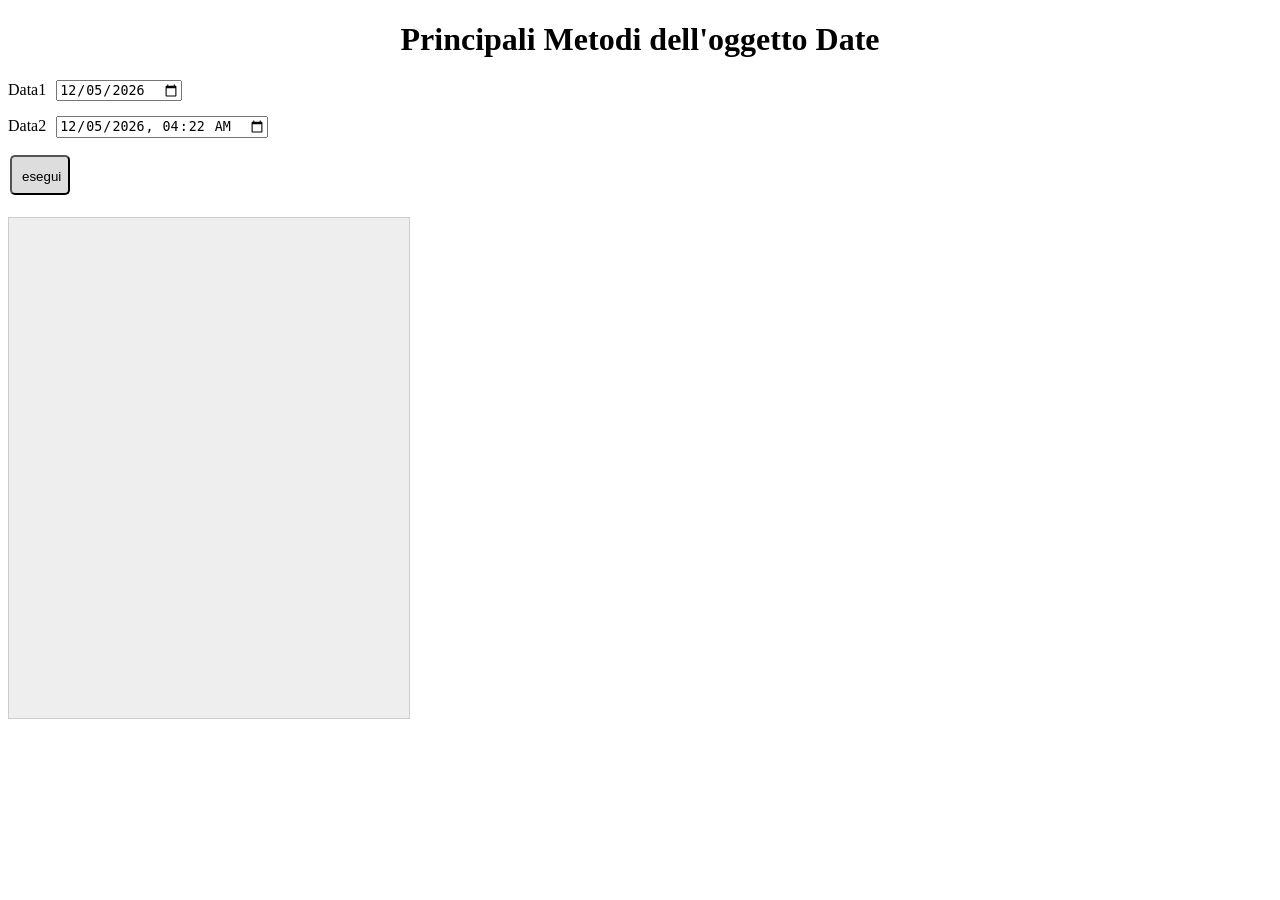
<file: es_HTML_CSS_JS/Ese 01 Oggetto Date/index.html>
<!DOCTYPE html>
<html>
	<head>
		<title>DATE</title>
		<meta charset="UTF-8">
		<link rel="stylesheet" href="index.css"/>
		<script defer type="text/javascript" src="index.js"> </script>
	</head>

	<body>
		<h1> Principali Metodi dell'oggetto Date </h1>
		<span> Data1 </span> <input type="date" id="txtData1"> <br>
		<span> Data2 </span> <input type="datetime-local" id="txtData2"> <br>
		<button> esegui </button>

		<div id="log">	</div>
	</body>
</html>
</file>
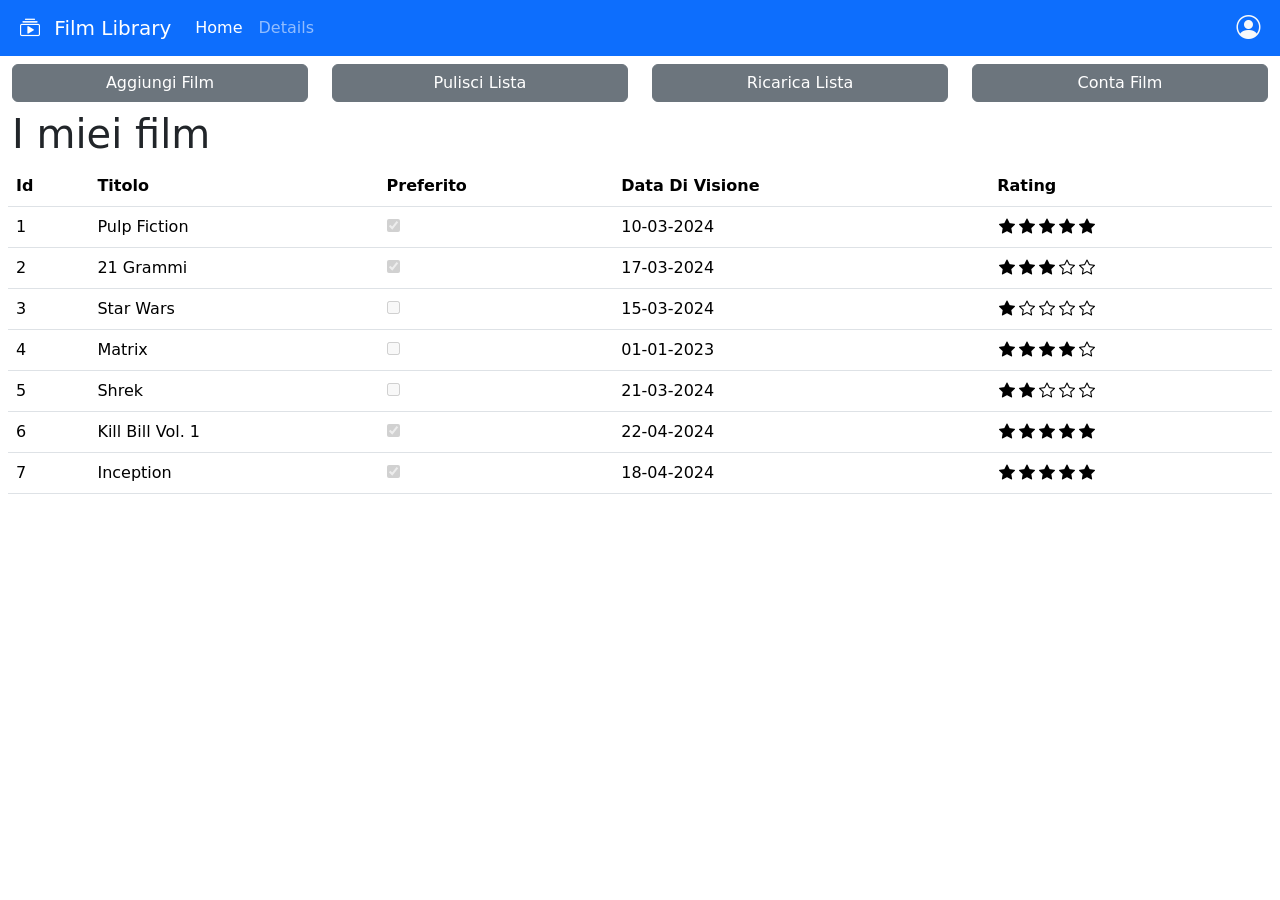
<file: es_HTML_CSS_JS/Ese 02 Film/index.html>
<!DOCTYPE html>
<html>

<head>
    <title>Film Library</title>

    <!-- Bootstrap -->
    <link rel="stylesheet" href="bootstrap5/bootstrap.min.css" >
    <script src="bootstrap5/bootstrap.bundle.min.js"></script>
    <link rel="stylesheet" href="bootstrap5/bootstrap-icons.min.css">

    <!-- Local Files -->
    <link rel="stylesheet" href="index.css">
    <script src="index.js" defer></script>
</head>

<body>
    <!-- Modale conteggio Film -->
    <div class="modal fade" id="modal-count-films" tabindex="-1" >
        <div class="modal-dialog">
            <div class="modal-content">
                <div class="modal-header">
                    <h5 class="modal-title">Numero di film</h5>
					<!-- data-bs-dismiss fa sì che il button chiuda la modale -->
                    <button class="btn-close" data-bs-dismiss="modal"></button>
                </div>
                <div class="modal-body">
                    <p>Ci sono <span id="span-n-films"></span> film nella libreria</p>
                </div>
				<div class="modal-footer">
					<button class="btn btn-danger" data-bs-dismiss="modal">Chiudi</button>
					<button class="btn btn-success">Salva</button>
				</div>
            </div>
        </div>
    </div>
    
    <!-- Barra di navigazione Blu in alto -->
	<header>
		<!-- padding x = 1/2 spacer -->
        <nav class="navbar bg-primary navbar-dark navbar-expand-md  px-2">
            <div class="container-fluid">
			    <!-- icon and title-->
                <a class="navbar-brand" href="#">
					<i class="bi bi-collection-play me-2"></i>
					Film Library
				</a>
				<!-- Burger Button che compare quando si restringe la pagina -->
                <button class="navbar-toggler" data-bs-toggle="collapse"
                    data-bs-target="#navbarContent">
                    <span class="navbar-toggler-icon"></span>
                </button>				
				<!-- buttons -->
                <div class="collapse navbar-collapse" id="navbarContent">
					<!-- me = margin end (right) : impostato al valore auto 
					     mb = margin bottom : margin 0 per i teminali lg e 1/2 spacer in tutti gli altri casi -->
                    <ul class="navbar-nav me-auto mb-2 mb-lg-0">
                        <li class="nav-item">
                            <a class="nav-link active" href="#">Home</a>
                        </li>
                        <li class="nav-item">
                            <a class="nav-link" href="#">Details</a>
                        </li>
                    </ul>
					<!-- 2° contenitore automaticamente allineato a destra -->
                    <div>
						<!-- icona di login -->
                        <i class="bi bi-person-circle iconagrande text-light" id="btn-login"></i>
                    </div>
                </div>
            </div>
        </nav>
    </header>

    <main class="container-fluid">
	    <!-- visualizzato da js in corrispondenza del click sul pulsante di login -->
        <div class="alert alert-danger d-none alert-dismissible my-2 text-center" id="alert-login">
		    <!--  d-none significa display:none -->
            <i class="bi bi-exclamation-triangle"></i> 
			Login fallito. Riprova più tardi.
			<button class="btn-close"></button>
        </div>
        <div class="row">
			<!-- Nei terminali >= md il DIV occupa 3 celle.
			     Nei terminali  < md il DIV occupa l'intera riga 
				 my = margin asse y, cioè TOP e BOTTOM impostati a 1/2 spacer -->
            <div class="col-md-3 my-2">
                <button class="btn btn-secondary w-100" id="btn-add">Aggiungi Film</button>
            </div>
            <div class="col-md-3 my-2">
				<!-- 100% del genitore -->
                <button class="btn btn-secondary w-100" id="btnClear">Pulisci Lista</button>
            </div>
            <div class="col-md-3 my-2">
                <button class="btn btn-secondary w-100" id="btnReload">Ricarica Lista</button>
            </div>
            <div class="col-md-3 my-2">
                <button class="btn btn-secondary w-100" id="btnCount">Conta Film</button>
            </div>
        </div>
        <div class="row">
            <h1>I miei film</h1>
        </div>
		<!-- px = padding asse x cioè LEFT e RIGHT impostati a 1/2 spacer -->
        <div class="row px-2">
            <table class="table" id="film-table">
                <thead>
                    <tr>
                        <th>Id</th>
                        <th>Titolo</th>
                        <th>Preferito</th>
                        <th>Data Di Visione</th>
                        <th>Rating</th>
                    </tr>
                </thead>
                <tbody></tbody>
            </table>
        </div>
    </div>
    </main>
</body>

</html>
</file>
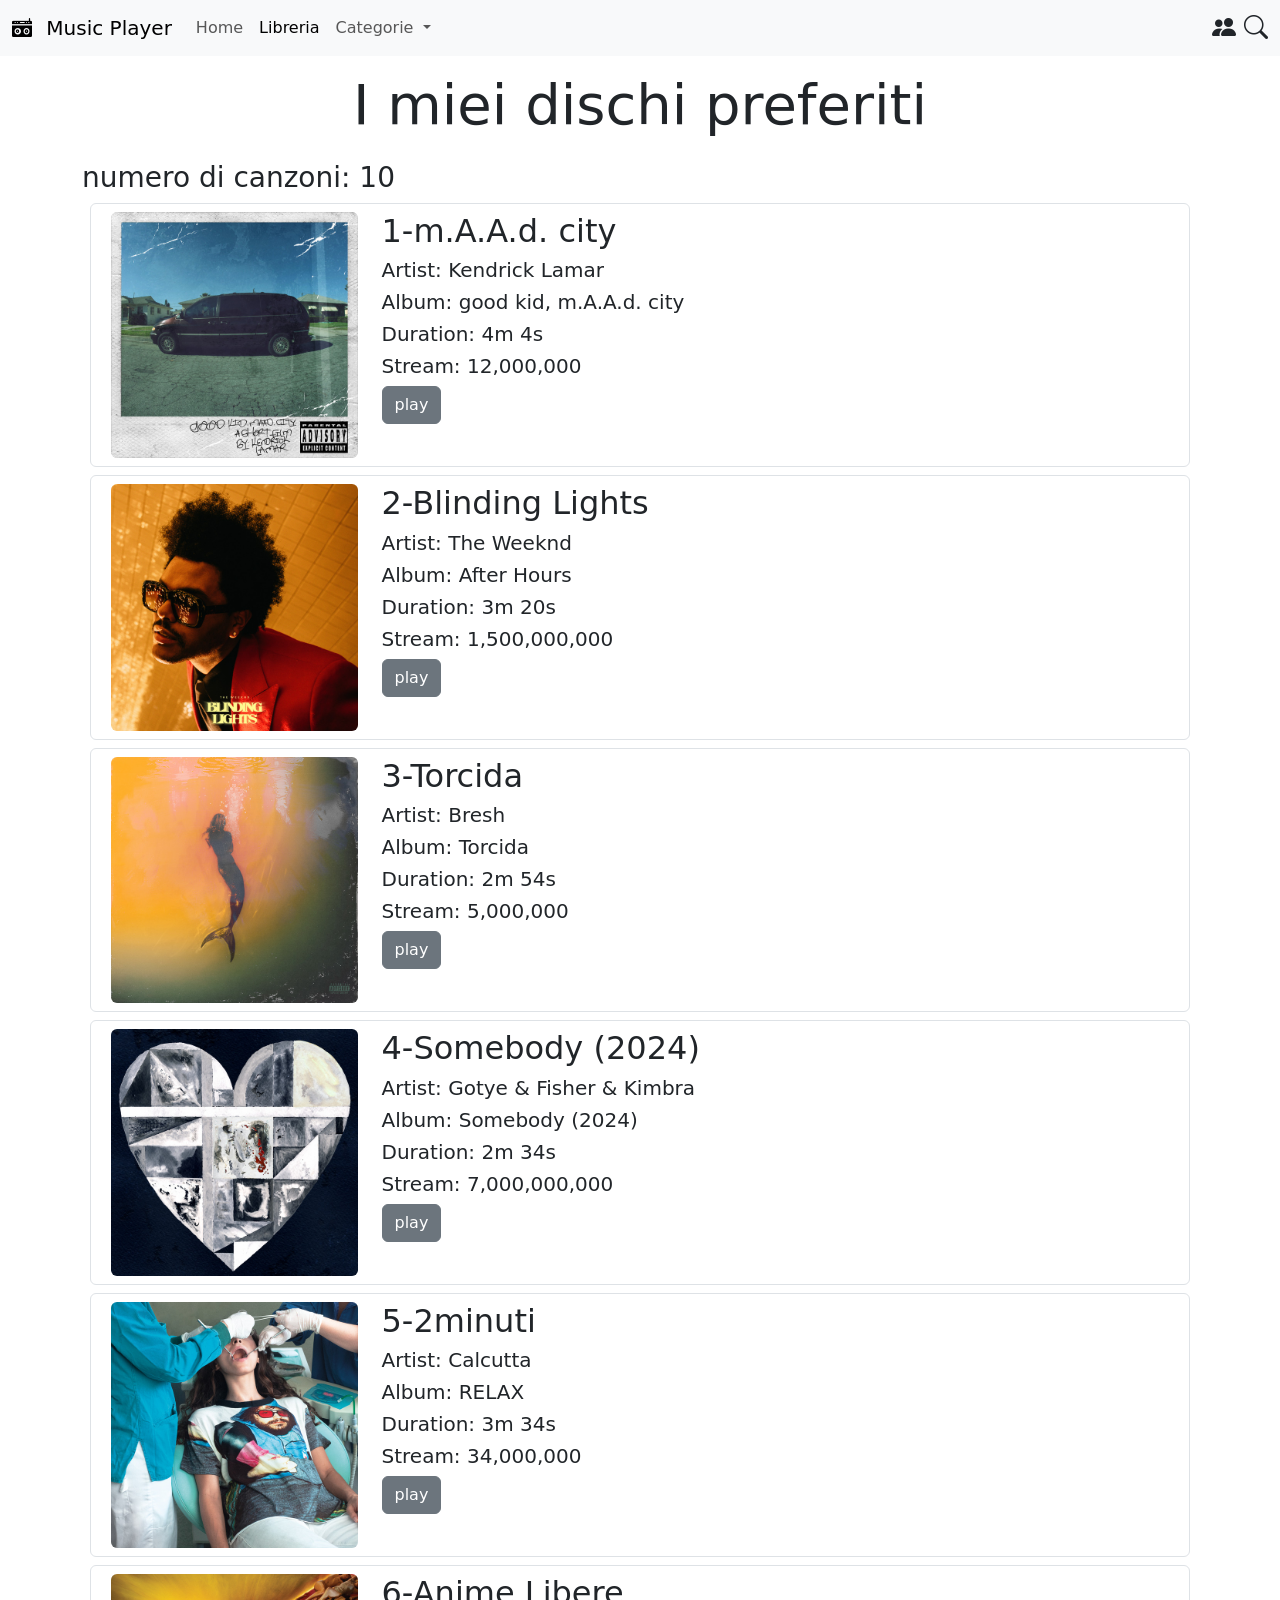
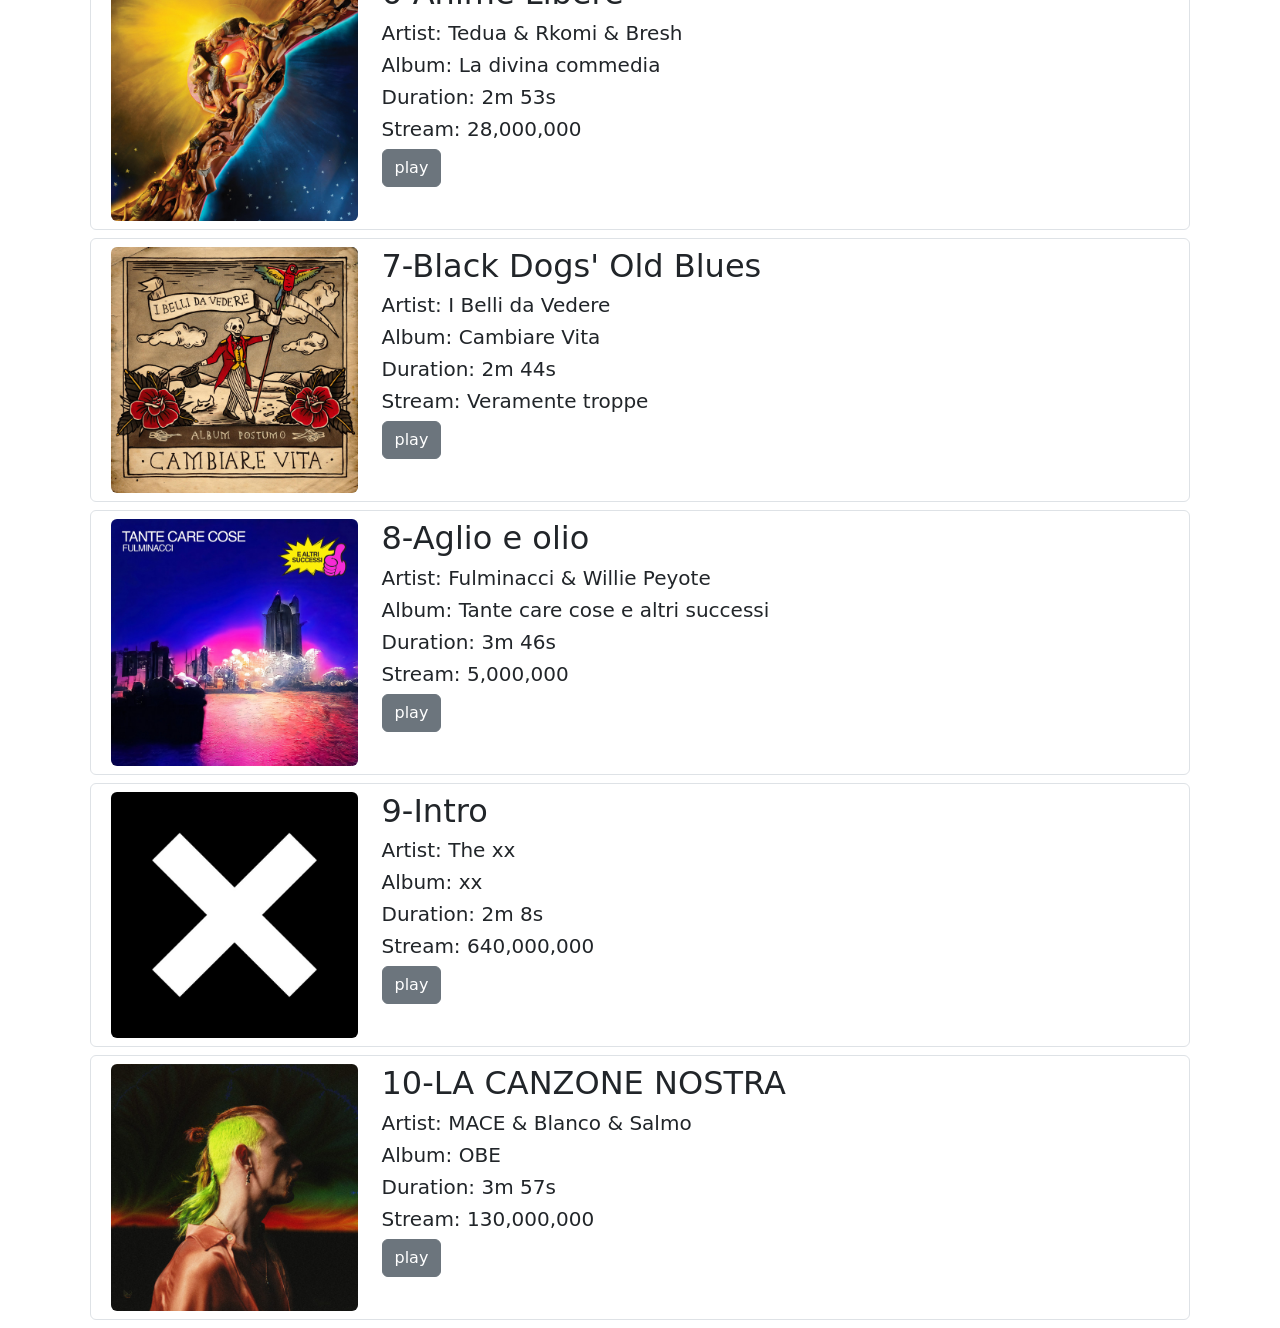
<file: es_HTML_CSS_JS/Ese 03 Music/index.html>
<!DOCTYPE html>
<html>

<head>
    <title>Music Player</title>

    <!-- Bootstrap -->
    <link href="https://cdn.jsdelivr.net/npm/bootstrap@5.3.3/dist/css/bootstrap.min.css" rel="stylesheet"
        integrity="sha384-QWTKZyjpPEjISv5WaRU9OFeRpok6YctnYmDr5pNlyT2bRjXh0JMhjY6hW+ALEwIH" crossorigin="anonymous">
    <script src="https://cdn.jsdelivr.net/npm/bootstrap@5.3.3/dist/js/bootstrap.bundle.min.js"
        integrity="sha384-YvpcrYf0tY3lHB60NNkmXc5s9fDVZLESaAA55NDzOxhy9GkcIdslK1eN7N6jIeHz"
        crossorigin="anonymous"></script>
    <link rel="stylesheet" href="https://cdn.jsdelivr.net/npm/bootstrap-icons@1.11.3/font/bootstrap-icons.min.css">

    <!-- Local Files -->
    <link rel="stylesheet" href="index.css">
    <script src="songs.js"></script>
    <script src="index.js" defer></script>
</head>

<body>
    <!-- Barra di navigazione Blu in alto -->
    <header>
        <nav class="navbar navbar-expand-lg bg-light">
            <div class="container-fluid">
				<!-- icon and title-->
                <a class="navbar-brand" href="#">
                    <i class="bi bi-boombox-fill me-2"></i>
                    Music Player
                </a>
				<!-- Burger Button che compare quando si restringe la pagina -->
                <button class="navbar-toggler" data-bs-toggle="collapse"
                    data-bs-target="#navbarContent">
                    <span class="navbar-toggler-icon"></span>
                </button>
				<!-- buttons -->
                <div class="collapse navbar-collapse" id="navbarContent">
					<!-- me = margin end (right) : impostato al valore auto 
					     mb = margin bottom : margin 0 per i teminali >= lg e 
						 1/2 spacer in tutti gli altri casi -->				
                    <ul class="navbar-nav me-auto mb-2 mb-lg-0">
                        <li class="nav-item">
                            <a class="nav-link" href="#">Home</a>
                        </li>
                        <li class="nav-item">
                            <a class="nav-link active" href="#">Libreria</a>
                        </li>
                        <li class="nav-item dropdown">
                            <a class="nav-link dropdown-toggle" href="#"  data-bs-toggle="dropdown">
                                Categorie
                            </a>
                            <ul class="dropdown-menu">
                                <li><a class="dropdown-item active" href="#">All</a></li>
                                <li><a class="dropdown-item" href="#">Pop</a></li>
                                <li><a class="dropdown-item" href="#">Rap</a></li>
                                <li><a class="dropdown-item" href="#">Rock</a></li>
                            </ul>
                        </li>
                    </ul>
					<!-- 2° contenitore automaticamente allineato a destra -->
                    <div class="d-flex">
						<!-- icona amici -->
                        <i class="bi bi-people-fill me-2" id="i-friends"></i>
						<!-- icona search -->
                        <i class="bi bi-search" id="i-search"></i>
                    </div>
                </div>
            </div>
        </nav>
    </header>

    <div class="modal" id="play-modal" tabindex="-1" >
      <div class="modal-dialog">
        <div class="modal-content">
          <div class="modal-header">
            <h1 class="modal-title" id="exampleModalLabel">Ti piacerebbe!</h1>
            <button class="btn-close" data-bs-dismiss="modal"> </button>
          </div>
          <div class="modal-body">
            Paga qualche servizio di streaming vero se vuoi ascoltare <span id="song-title-modal"></span>.
          </div>
          <div class="modal-footer">
            <button class="btn btn-secondary" data-bs-dismiss="modal">Chiudi</button>
          </div>
        </div>
      </div>
    </div>
    
    <main class="container">
		<!-- DIV nascosto relativo agli amici -->
        <div class="alert alert-warning d-none my-2 text-center" id="alert-friends">
            Mi spiace, purtroppo non hai amici 
			<i class="bi bi-emoji-frown-fill"></i>
        </div>
		<!-- DIV nascosto relativo al search -->
        <input type="search" placeholder="Cerca..." class="w-100 my-2 d-none" id="txt-search"/>

        <h1>I miei dischi preferiti</h1>
		<div id="content"> </div>
    </main>
</body>

</html>
</file>
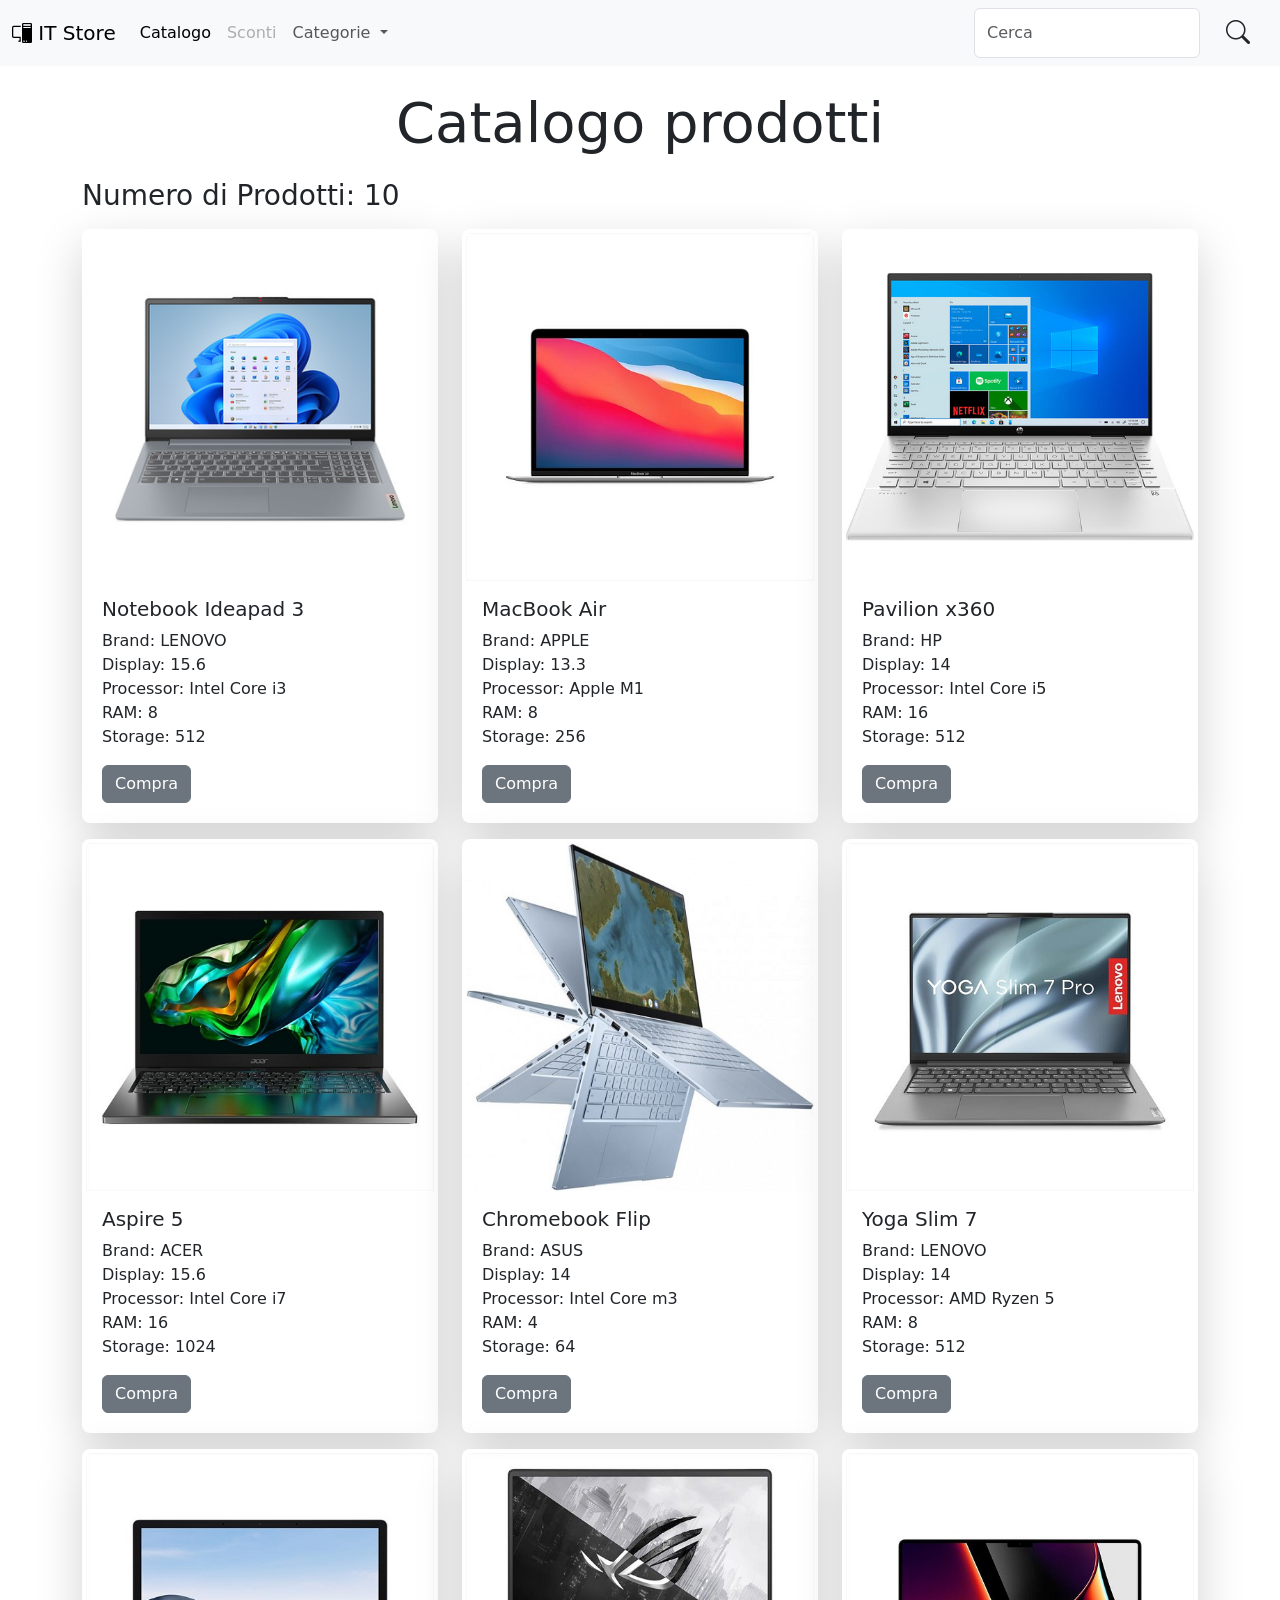
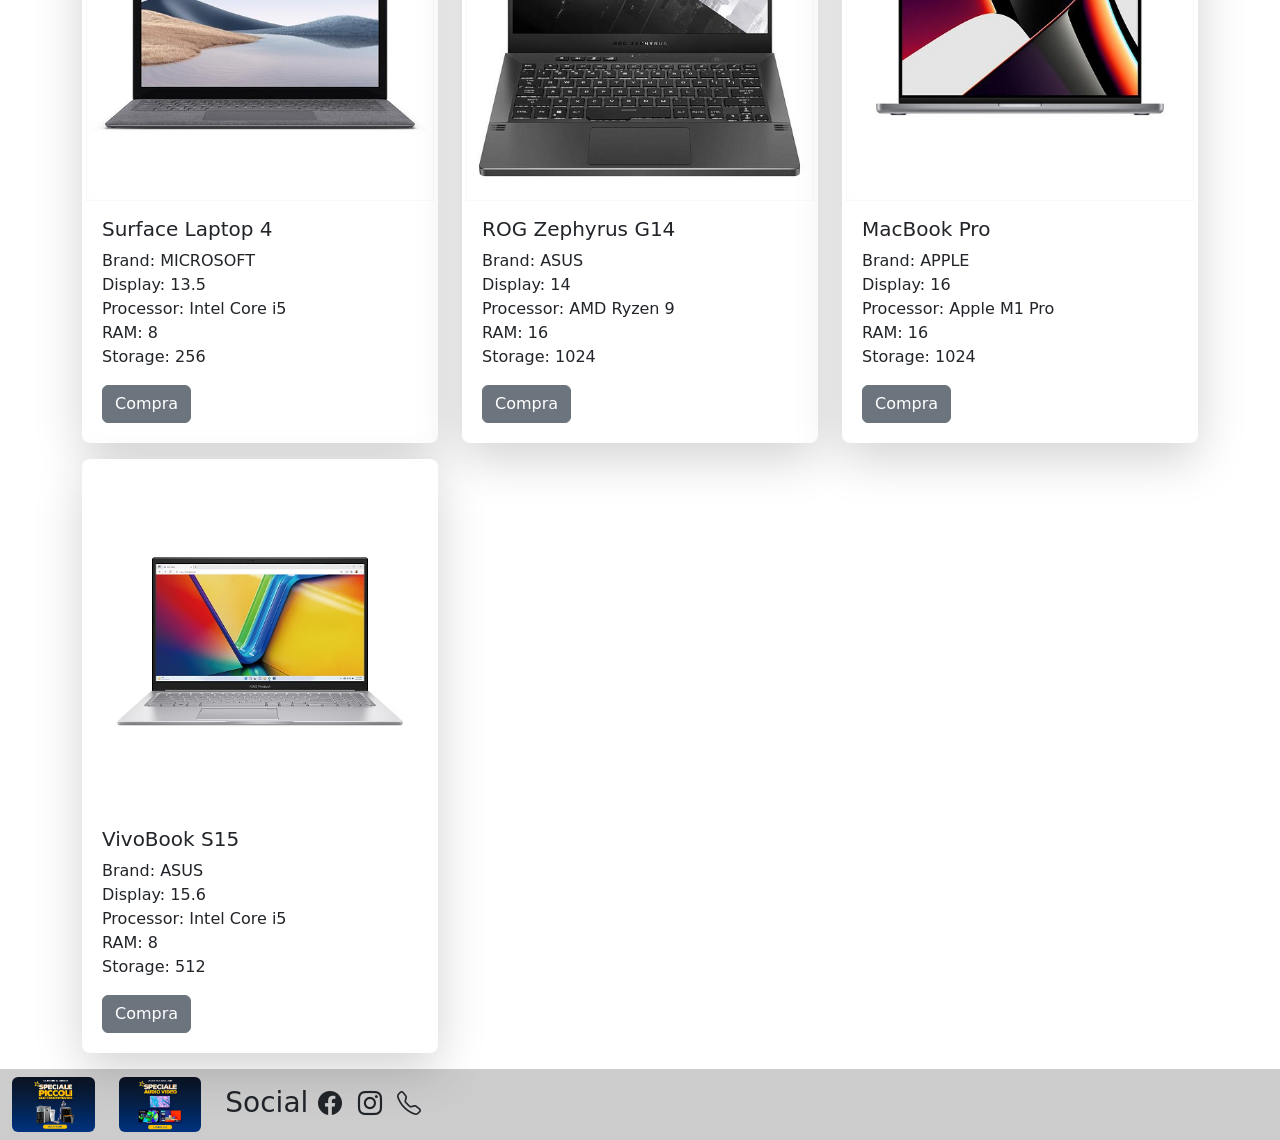
<file: es_HTML_CSS_JS/Ese 04 Store/index.html>
<!DOCTYPE html>
<html>

<head>
    <title>IT Store</title>

    <!-- Bootstrap -->
    <link href="https://cdn.jsdelivr.net/npm/bootstrap@5.3.3/dist/css/bootstrap.min.css" rel="stylesheet"
        integrity="sha384-QWTKZyjpPEjISv5WaRU9OFeRpok6YctnYmDr5pNlyT2bRjXh0JMhjY6hW+ALEwIH" crossorigin="anonymous">
    <script src="https://cdn.jsdelivr.net/npm/bootstrap@5.3.3/dist/js/bootstrap.bundle.min.js"
        integrity="sha384-YvpcrYf0tY3lHB60NNkmXc5s9fDVZLESaAA55NDzOxhy9GkcIdslK1eN7N6jIeHz"
        crossorigin="anonymous"></script>
    <link rel="stylesheet" href="https://cdn.jsdelivr.net/npm/bootstrap-icons@1.11.3/font/bootstrap-icons.min.css">

    <!-- Local Files -->
    <link rel="stylesheet" href="index.css">
    <script src="store.js" defer></script>
    <script src="index.js" defer></script>
</head>

<body>
    <!-- Barra di navigazione Blu in alto -->
    <header>
        <nav class="navbar navbar-expand-lg bg-light">
            <div class="container-fluid">
				<!-- icon and title-->
                <a class="navbar-brand" href="#">
                    <i class="bi bi-pc-display"></i>
                    IT Store
                </a>
				<!-- Burger Button che compare quando si restringe la pagina -->
                <button class="navbar-toggler" data-bs-toggle="collapse"
                    data-bs-target="#navbarContent">
                    <span class="navbar-toggler-icon"></span>
                </button>
				<!-- buttons -->				
                <div class="collapse navbar-collapse" id="navbarContent">
					<!-- me = margin end (right) : impostato al valore auto 
					     mb = margin bottom : margin 0 per i teminali lg e 1/2 spacer in tutti gli altri casi -->				
                    <ul class="navbar-nav me-auto mb-2 mb-lg-0">
                        <li class="nav-item">
                            <a class="nav-link active" aria-current="page" href="#">Catalogo</a>
                        </li>
                        <li class="nav-item">
                            <a class="nav-link disabled" href="#">Sconti</a>
                        </li>
                        <li class="nav-item dropdown">
                            <a class="nav-link dropdown-toggle" href="#"  data-bs-toggle="dropdown">
                                Categorie
                            </a>
                            <ul class="dropdown-menu">
                                <li><a class="dropdown-item active"  href="#">PC</a></li>
                                <li><a class="dropdown-item " href="#">Telefoni</a></li>
                                <li><a class="dropdown-item" href="#">Tv</a></li>
                                <li><a class="dropdown-item" href="#">Audio Player</a></li>
                            </ul>
                        </li>
                    </ul>
					<!-- 2° contenitore automaticamente allineato a destra -->
                    <div class="d-flex" id="form-search">
                        <input type="text" class="form-control me-2" id="txt-search" placeholder="Cerca">
                        <button class="btn" id="btn-search">
							<i class="bi bi-search" id="i-search"></i>
						</button>
                    </div>
                </div>
            </div>
        </nav>
    </header>

    <!-- Modal -->
    <div class="modal" id="buy-modal" tabindex="-1">
        <div class="modal-dialog">
            <div class="modal-content">
                <div class="modal-header">
                    <h2 class="modal-title" id="exampleModalLabel">Errore</h2>
                    <button type="button" class="btn-close" data-bs-dismiss="modal"> </button>
                </div>
                <div class="modal-body">
                    Il prodotto non è disponibile per la vendita.
                </div>
                <div class="modal-footer">
                    <button type="button" class="btn btn-secondary" data-bs-dismiss="modal">Chiudi</button>
                </div>
            </div>
        </div>
    </div>

    <main class="container">
        <div class="alert alert-secondary d-none text-center" id="alert-search">
           <span class="align-middle me-2"> Mi spiace, purtroppo la ricerca non è ancora stata implementata </span>
			<i class="bi bi-emoji-frown-fill fs-2 align-middle"></i>
        </div>
		
        <h1>Catalogo prodotti</h1>
		<div id="content"> </div>
    </main>

    <footer class="container-fluid sfondo">
        <div class="row">
            <div class="col-sm-2 col-lg-1">
                <img src="img/footer/img1.jpg" class="w-100 rounded" />
            </div>
            <div class="col-sm-2 col-lg-1">
                <img src="img/footer/img2.jpg" class="w-100 rounded" />
            </div>
            <div class="col align-self-center">
                <h3>Social</h3>
                <i class="bi bi-facebook"></i>
                <i class="bi bi-instagram"></i>
                <i class="bi bi-telephone"></i>
            </div>
        </div>
    </footer>
</body>

</html>
</file>
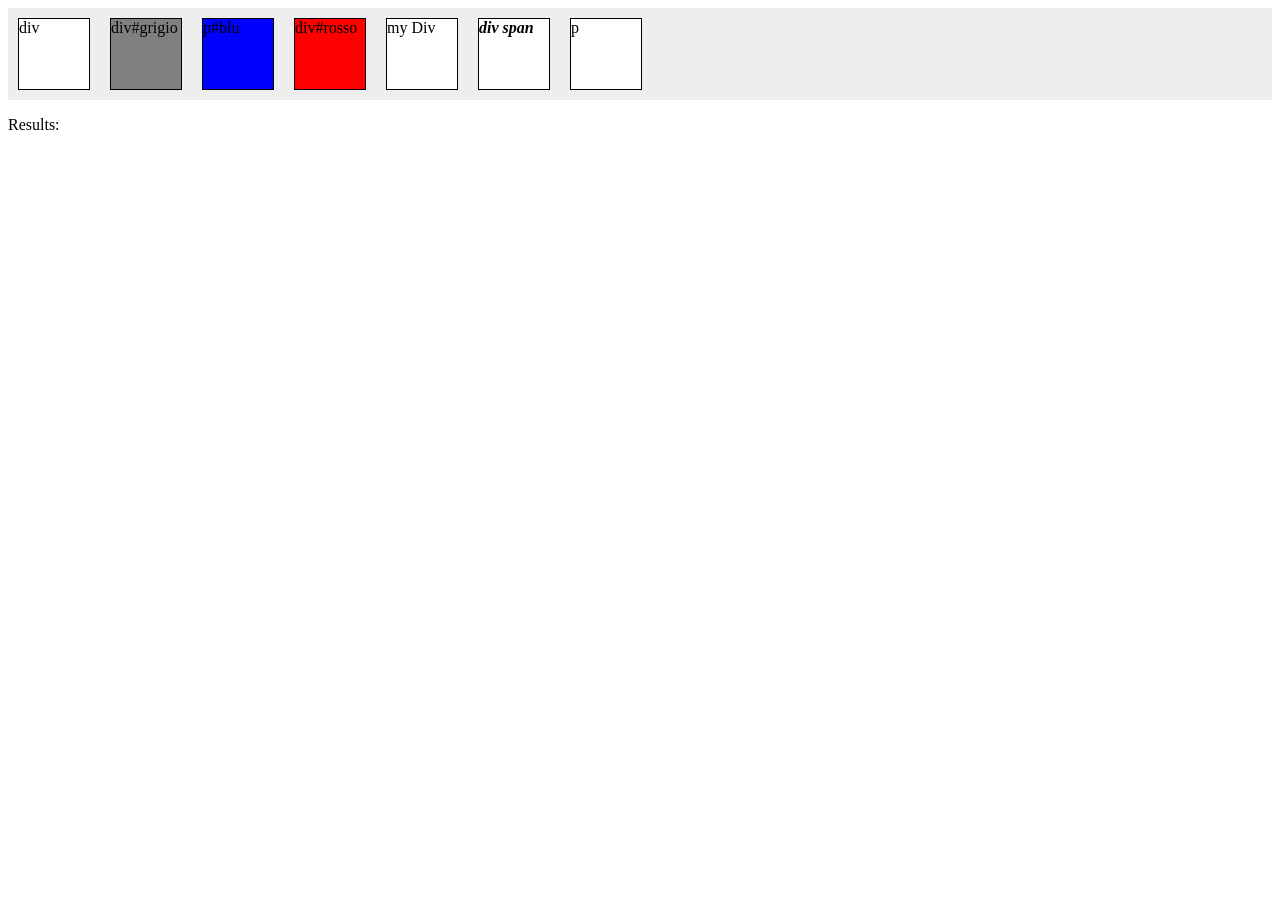
<file: es_HTML_CSS_JS/Ese 05 pseudoselettori CSS/index.html>
<!DOCTYPE html>
  
<html>
<head lang="it">
    <meta charset="UTF-8">
    <title>Esercizio 11</title>
	<link rel="stylesheet" href="index.css"/>
    <script type="application/javascript" src="index.js"></script>
</head>

<body>
	<div id="wrapper">
	  <!-- 1 -->
		<div>div</div>		 
	  <!-- 2 -->
		<div id="grigio" style="background-color:gray">div#grigio</div>
	  <!-- 3 -->
		<p id="blu" style="background-color:blue">p#blu</p>
	  <!-- 4 -->
		<div id="rosso" style="background-color:red">div#rosso</div>	 
	  <!-- 5 -->
		<div> my Div </div>	 
	  <!-- 6 -->
		<div> <span style="font-style:italic;font-weight:bold"> div span </span> </div>	 
	  <!-- 7 -->
		<p>p</p>
	</div>	

	<p> Results: </p>
	<p id="txtRis"> </p> 
</body>
</html>
</file>
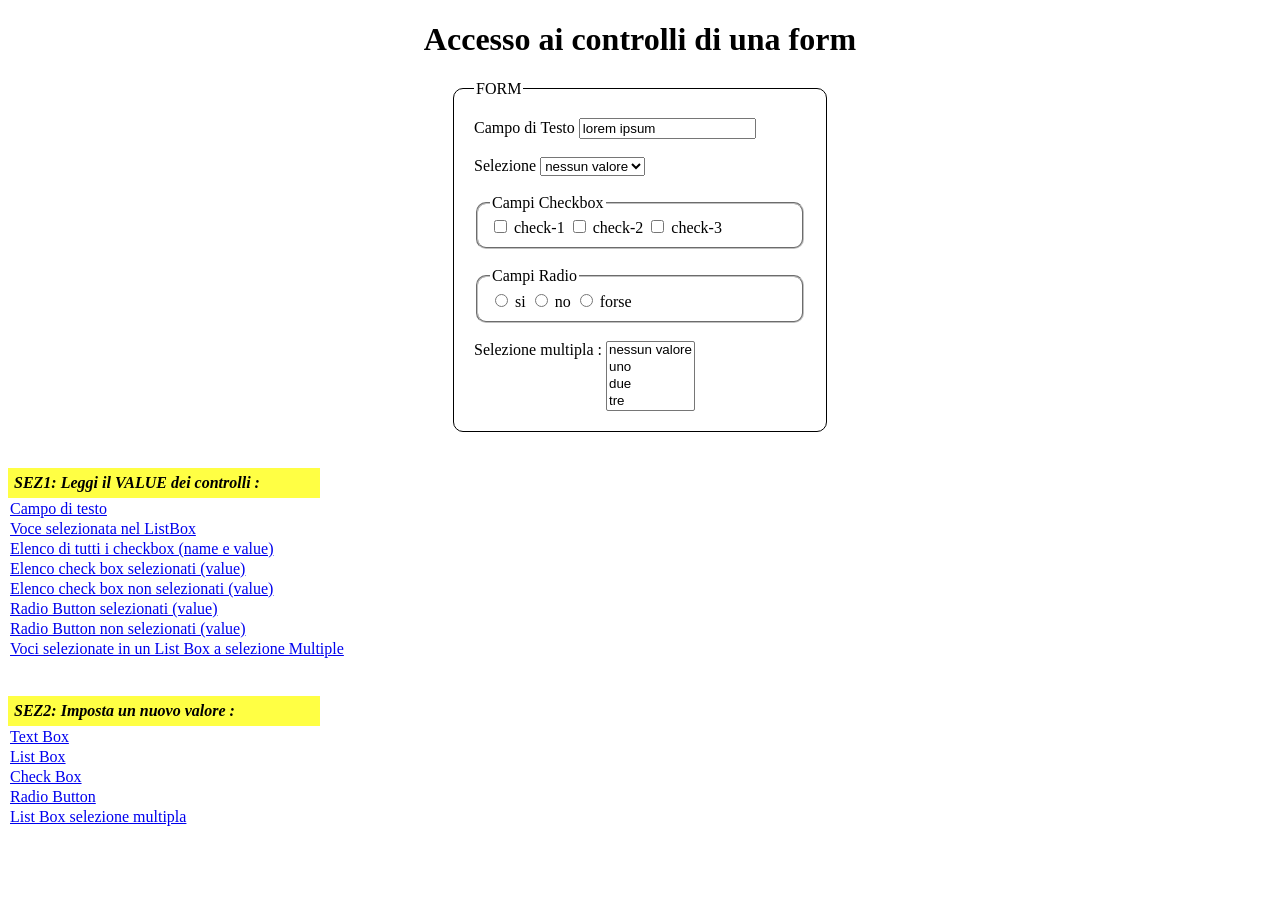
<file: es_HTML_CSS_JS/Ese 07 Form e Controlli/index.html>
<!DOCTYPE html>
  
<html>
<head lang="it">
    <meta charset="UTF-8">
	<title>Ese07</title>
	<link rel="stylesheet" href="index.css" />
    <script defer src="index.js"></script>
</head>

<body>
<h1>Accesso ai controlli di una form </h1>
<fieldset>
  <legend> FORM </legend>
  <form id="form1">
	<!-- Text Box -->
	<label>
		Campo di Testo <input type="text" value="lorem ipsum" /> 
	</label>
	<br/> <br/>
	
	<!-- List Box -->
	<label>
		Selezione
		<select>
		    <!-- Notare che la prima option non ha value -->
			<option selected>nessun valore</option>
			<option value="1">uno</option>
			<option value="2">due</option>
			<option value="3">tre</option>
		</select>
	</label>
	<br/> <br/>

	<!-- Check Box -->
	<fieldset style="width:300px">
		<legend>Campi Checkbox</legend>
		<label> 
			<input type="checkbox" name="chk" value="opzione 1" data-indez="1"/> 
			check-1 
		</label>
		<label> 
			<input type="checkbox" name="chk" value="opzione 2" data-indez="2"/> 
			check-2 
		</label>
		<label> 
			<input type="checkbox" name="chk" value="opzione 3" data-indez="3"/> 
			check-3 
		</label>
	</fieldset>
	<br/>

	<!-- Radio Button -->
	<fieldset style="width:300px">
		<legend>Campi Radio</legend>
		<label> <input type="radio" name="opt" value="si" data-indez="1"/> si </label>
		<label> <input type="radio" name="opt" value="no" data-indez="2"/> no </label>
		<label> <input type="radio" name="opt" value="forse" data-indez="3"/> forse </label>
	</fieldset>
	<br/> 

	<!-- List Box a selezione multipla-->
	Selezione multipla :
	<select multiple >
		<option>nessun valore</option>
		<option value="1">uno</option>
		<option value="2">due</option>
		<option value="3">tre</option>
	</select>
  </form>
</fieldset>


<br/> <br/>

<div> SEZ1: Leggi il VALUE dei controlli :</div>
<p><a href="javascript:visualizza(1);"> Campo di testo</a></p>
<p><a href="javascript:visualizza(2);"> Voce selezionata nel ListBox</a></p>
<p><a href="javascript:visualizza(3);"> Elenco di tutti i checkbox (name e value)</a></p>
<p><a href="javascript:visualizza(4);"> Elenco check box selezionati (value)</a></p>
<p><a href="javascript:visualizza(5);"> Elenco check box non selezionati (value)</a></p>
<p><a href="javascript:visualizza(6);"> Radio Button selezionati (value)</a>  </p>
<p><a href="javascript:visualizza(7);"> Radio Button non selezionati (value)</a></p>
<p><a href="javascript:visualizza(8);"> Voci selezionate in un List Box a selezione Multiple</a> </p>
<br/> <br/>

<div> SEZ2: Imposta un nuovo valore :</div>
<p><a href="javascript:imposta(1);">Text Box</a></p>
<p><a href="javascript:imposta(2);">List Box</a></p>
<p><a href="javascript:imposta(3);">Check Box</a></p>
<p><a href="javascript:imposta(4);">Radio Button</a></p>
<p><a href="javascript:imposta(5);">List Box selezione multipla</a></p>

</body>
</html>
</file>
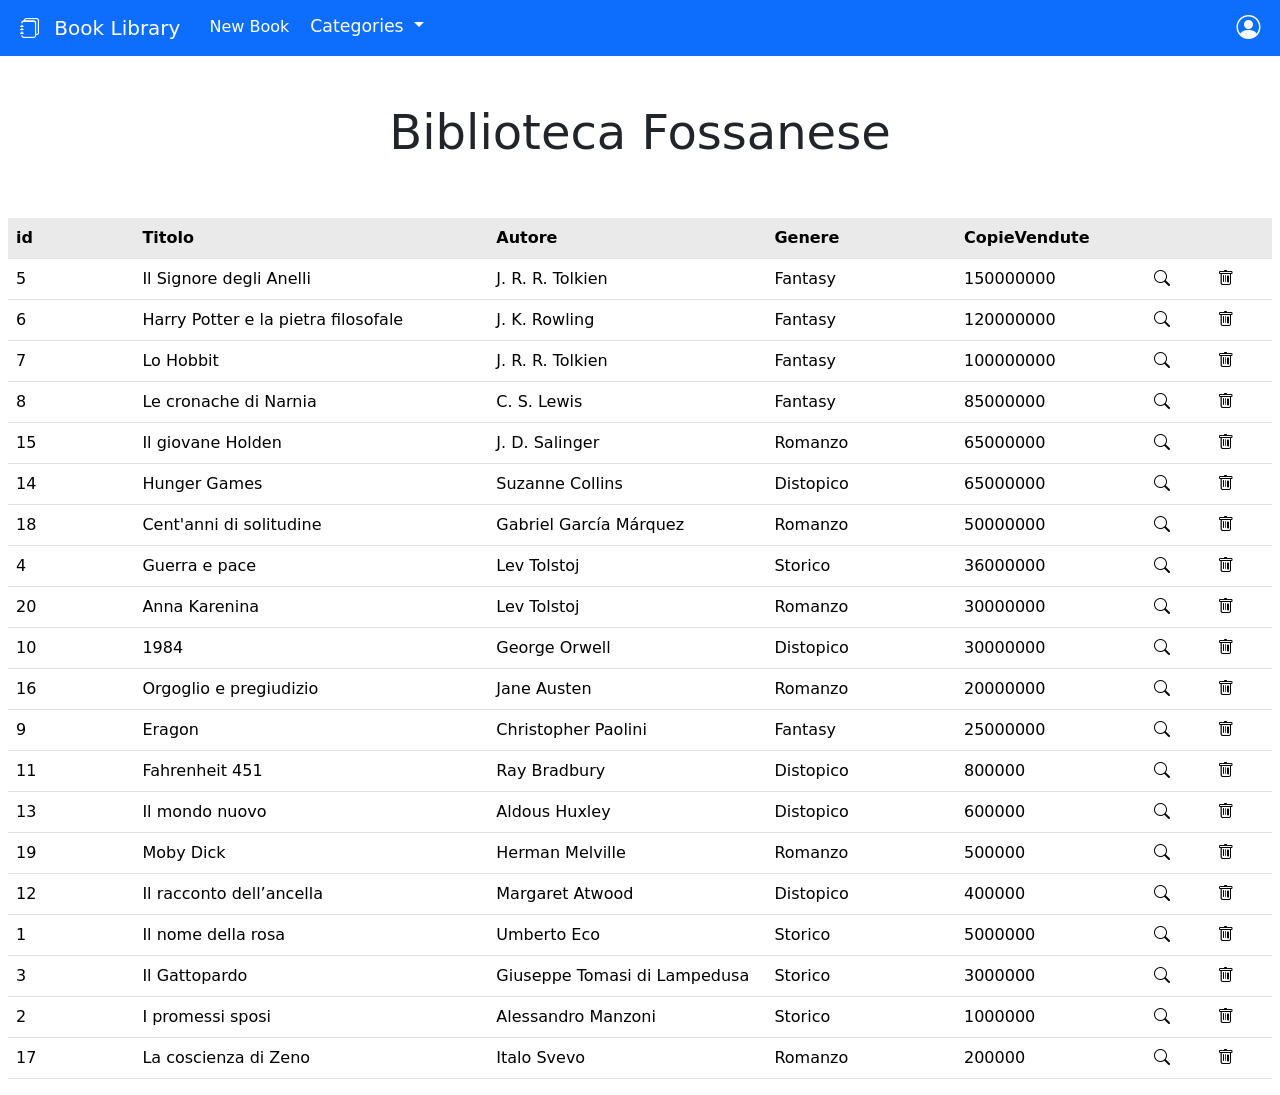
<file: es_HTML_CSS_JS/Ese 08 Verifica Biblioteca/index.html>
<!DOCTYPE html>
<html>

<head>
    <title>Book Library</title>

    <!-- Bootstrap -->
    <link rel="stylesheet" href="./bootstrap5/bootstrap.min.css" >
    <link rel="stylesheet" href="./bootstrap5/bootstrap-icons.min.css">
    <script defer src="./bootstrap5/bootstrap.bundle.min.js"></script>

    <!-- Local Files -->
    <link rel="stylesheet" href="./index.css">
    <script src="./biblioteca.js"></script>
    <script defer src="./index.js"></script>
</head>

<body>
    <!-- Modale Dettagli -->
    <div class="modal fade" id="modal-details" tabindex="-1" >
        <div class="modal-dialog">
            <div class="modal-content">
                <div class="modal-header">
                    <h5 class="modal-title">Dettagli</h5>
					<!-- data-bs-dismiss fa sì che il button chiuda la modale -->
                    <button class="btn-close" data-bs-dismiss="modal"></button>
                </div>
                <div class="modal-body">
                    <div class="card shadow p-3">

					</div>
                </div>
				<div class="modal-footer">
					<button type="button" class="btn btn-danger" data-bs-dismiss="modal">Chiudi</button>
				</div>
            </div>
        </div>
    </div>

    <!-- Modale Nuovo Film -->
    <div class="modal fade" id="modal-add-newbook" tabindex="-1" >
        <div class="modal-dialog">
            <div class="modal-content">
                <div class="modal-header">
                    <h5 class="modal-title">Add New Book</h5>
					<!-- data-bs-dismiss fa sì che il button chiuda la modale -->
                    <button class="btn-close" data-bs-dismiss="modal"></button>
                </div>
                <div class="modal-body">
                    <div class="card shadow p-3">
						<div> <!-- contenitore dei dettagli -->   
							<div class="row mb-2">
							  <div class="col-4 fw-bold text-end">Id</div>
							  <div class="col-8"><input type="text" class="form-control"></div>
							</div>

							<div class="row mb-2">
							  <div class="col-4 fw-bold text-end">Titolo</div>
							  <div class="col-8"><input type="text" class="form-control"></div>
							</div>

							<div class="row mb-2">
							  <div class="col-4 fw-bold text-end">Autore</div>
							  <div class="col-8"><input type="text" class="form-control"></div>
							</div>

							<div class="row mb-2">
							  <div class="col-4 fw-bold text-end">Anno</div>
							  <div class="col-8"><input type="text" class="form-control"></div>
							</div>

							<div class="row mb-2">
							  <div class="col-4 fw-bold text-end">Genere</div>
							  <div class="col-8"><input type="text" class="form-control"></div>
							</div>

							<div class="row mb-2">
							  <div class="col-4 fw-bold text-end">Pagine</div>
							  <div class="col-8"><input type="text" class="form-control"></div>
							</div>

							<div class="row mb-2">
							  <div class="col-4 fw-bold text-end">Copie Vendute</div>
							  <div class="col-8"><input type="text" class="form-control"></div>
							</div>

							<div class="row mb-2">
							  <div class="col-4 fw-bold text-end">Copertina</div>
							  <div class="col-8"><input type="text" class="form-control"></div>
							</div>
						</div>
					</div>                    
                </div>
				<div class="modal-footer">
					<button type="button" class="btn btn-danger" data-bs-dismiss="modal">Chiudi</button>
					<button type="button" class="btn btn-success">Salva</button>
				</div>
            </div>
        </div>
    </div>

    
    <!-- Barra di navigazione -->
	<header>
        <nav class="navbar bg-primary navbar-dark navbar-expand-md  px-2 fixed-top">
            <div class="container-fluid">
                <a class="navbar-brand" href="#">
					<i class="bi bi-journals  me-2"></i>
					Book Library
				</a>
				<!-- Burger Button che compare quando si restringe la pagina -->
                <button class="navbar-toggler" data-bs-toggle="collapse"
                    data-bs-target="#navbarContent">
                    <span class="navbar-toggler-icon"></span>
                </button>				
				<!-- buttons -->
                <div class="collapse navbar-collapse" id="navbarContent">
                    <ul class="navbar-nav me-auto mb-2 mb-lg-0">
                        <li class="nav-item">
                             <button class="btn btn-primary" style="font-size:12pt;">New Book</button>
                        </li>
                        <li class="nav-item dropdown">
                            <button class="btn btn-primary nav-link dropdown-toggle text-white" style="font-size:13pt; padding-top:5.1px;" href="#"  data-bs-toggle="dropdown">
                                Categories
                            </button>
                            <ul class="dropdown-menu">
                                <li><a class="dropdown-item active" href="#">All</a></li>
                                <li><a class="dropdown-item" href="#">Fantasy</a></li>
                                <li><a class="dropdown-item" href="#">Romanzo</a></li>
                                <li><a class="dropdown-item" href="#">Distopico</a></li>
                                <li><a class="dropdown-item" href="#">Storico</a></li>
                            </ul>
                        </li>
                    </ul>

					<!-- 2° contenitore automaticamente allineato a destra -->
                    <div>
						<!-- icona di login -->
                        <i class="bi bi-person-circle fs-4 text-light" id="btnLogin"></i>
                    </div>
                </div>
            </div>
        </nav>
    </header>

    <main class="container-fluid" style="padding-top:56px;">
	    <!-- LOGIN alert -->
        <div class="alert alert-danger d-none alert-dismissible my-2 text-center" id="alert-login">
            <i class="bi bi-exclamation-triangle"></i> 
			Login fallito. Riprova più tardi.
			<button type="button" class="btn-close"></button>
        </div>
		
        <div class="row">
            <h1 class="text-center py-5" style="font-size:3rem;">Biblioteca Fossanese</h1>
        </div>
		
        <!-- Tabella principale-->
		<div class="row px-2">
            <table class="table" id="film-table">
                <thead>
                    <tr>
                        <th width="10%">id</th>
                        <th width="28%">Titolo</th>
                        <th width="22%">Autore</th>
                        <th width="15%">Genere</th>
                        <th width="15%">CopieVendute</th>
						<th width="5%"> <!-- lente --> </th>
						<th width="5%"> <!-- cestino --> </th>
                    </tr>
                </thead>
                <tbody></tbody>
            </table>
        </div>
    </div>
    </main>
</body>

</html>
</file>
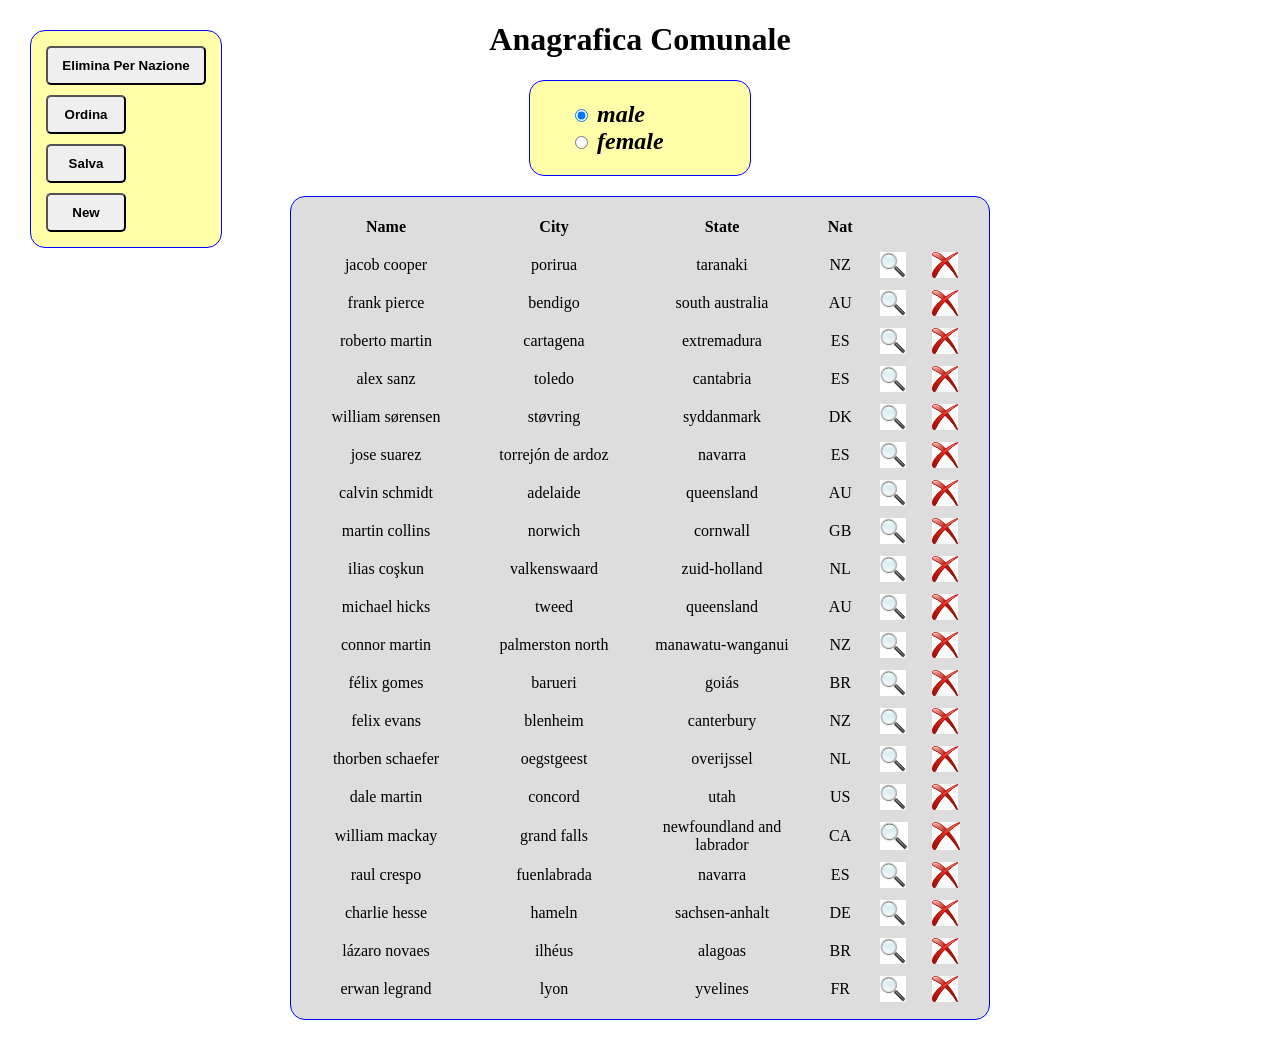
<file: JSON/ese 12 randomuser/index.html>
<!DOCTYPE html>
<html lang="it">
<head>
    <meta charset="UTF-8">
    <title>randomUser</title>
	<link rel="stylesheet" href="index.css">
    <script type="application/javascript" src="./data/people.js"></script>
    <script defer type="application/javascript" src="./index.js"></script>	
</head>

<body>
    <h1 style="text-align: center;">Anagrafica Comunale</h1>
	
	<div id="optWrapper">
		<input type="radio" name="gender" id="optMale" value="male" checked >  male  <br>
		<input type="radio" name="gender" id="optFemale" value="female"> female <br>
	</div>
	
	<table class="list">	
		<thead>
			<tr>
				<th width="25%"> Name </th>
				<th width="25%"> City </th>
				<th width="25%"> State </th>
				<th width="10%"> Nat </th>
				<th width="7.5%">  </th>
				<th width="7.5%">  </th>
			</tr>
		</thead>
		<tbody>
		</tbody>
	</table>
	
		
	<div id="detailsContainer">
		<div id="details">
		</div>
		<div id="navButtons">
			<input type="button" value="Primo">
			<input type="button" value="Indietro">
			<p id="navLabel"> 1/4 </p>
			<input type="button" value="Avanti">
			<input type="button" value="Ultimo">
		</div>
	</div>


	<!-- Finestra Modale che all'inizio è automaticamente nascosta -->
	<dialog id="addNewModal">
		<h2>Aggiungi una persona</h2>
		<div class="form-row">
		  <div class="form-group">
			<label for="txtFirst">Nome</label>
			<input type="text" id="txtFirst" placeholder="Es. Mario">
		  </div>
		  <div class="form-group">
			<label for="txtLast">Cognome</label>
			<input type="text" id="txtLast" placeholder="Es. Rossi">
		  </div>
		</div>

		<!-- Riga 2: Città e Stato -->
		<div class="form-row">
		  <div class="form-group">
			<label for="txtCity">Città</label>
			<input type="text" id="txtCity" placeholder="Es. Roma">
		  </div>
		  <div class="form-group">
			<label for="txtState">Provincia / Stato</label>
			<input type="text" id="txtState" placeholder="Es. RM">
		  </div>
		</div>

		<!-- Riga 3: Nazionalità (singola colonna espansa o mantenuta in riga) e gender -->
		<div class="form-row">
		  <div class="form-group">
			<label for="txtNat">Nazionalità</label>
			<input type="text" id="txtNat" placeholder="Es. Italiana">
		  </div>
		  <div class="form-group">
			<label for="txtGender">Genere</label>
			<input type="text" id="txtGender" placeholder="male/feamle">
		  </div>
		</div>

		<!-- Contatti -->
		<div class="form-group">
		  <label for="txtEmail">Email</label>
		  <input type="email" id="txtEmail" placeholder="mario.rossi@example.com">
		</div>

		<div class="form-group">
		  <label for="txtPhone">Telefono</label>
		  <input type="tel" id="txtPhone" placeholder="Es. +39 333 1234567">
		</div>

		<!-- Pulsanti di azione -->
		<div class="modal-actions">
		  <button type="button" id="btnAnnulla" class="btn-secondary" commandfor="addNewModal" command="close">Annulla</button>
		  <button type="button" id="btnSalva" class="btn-primary">Salva</button>
		</div>
	</dialog>
		
	<div id="utilityButtons">
		<input type="button" value="Elimina Per Nazione">
		<input type="button" value="Ordina">
		<input type="button" value="Salva">
		<input type="button" value="New">
	<div>
		
</body>
</html>
</file>
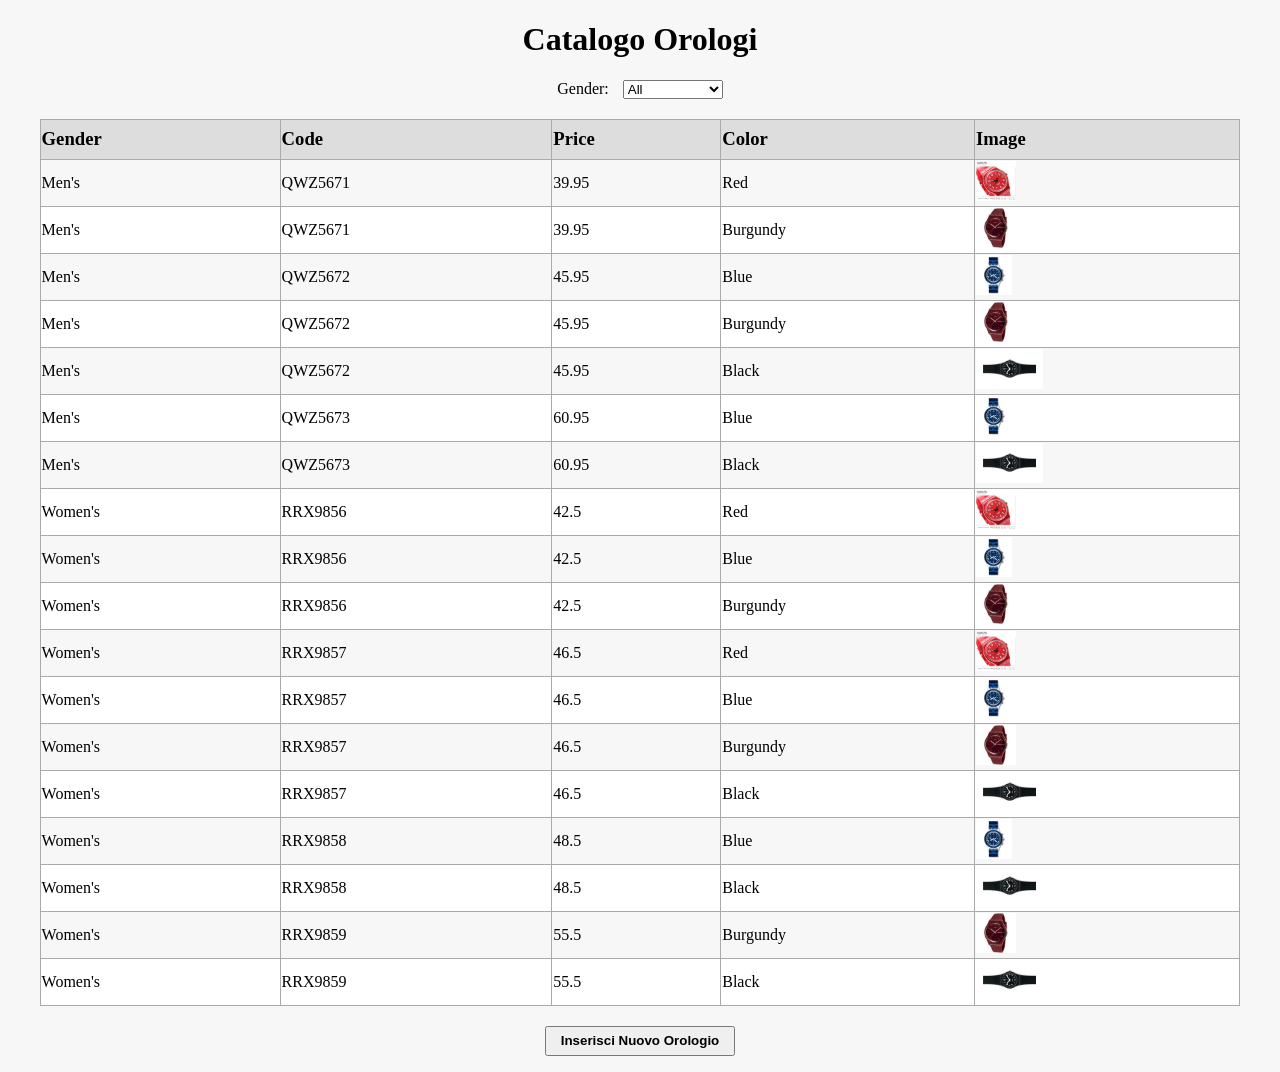
<file: JSON/ese 13 watches/index.html>
<!DOCTYPE html>
<html lang="it">
<head>
    <meta charset="UTF-8">
    <title>Orologi</title>
	
    <!-- Local Files -->
    <link rel="stylesheet" href="index.css">	
	<script type="application/javascript" src="./data/orologi.js"></script>
    <script defer type="application/javascript" src="./index.js"></script>
</head>

<body>
    <h1 style="text-align: center;">Catalogo Orologi</h1>
	
	<div class="gender">
		<span>Gender:</span>
		<select> 
			<option value="All">All</option>
			<option value="Men's">Men</option>
			<option value="Women's">Women</option>
		</select>
	</div>
	<table> 
		<thead>
			<tr>
				<td>Gender</td>
				<td>Code</td>
				<td>Price</td>
				<td>Color</td>
				<td>Image</td>
			</tr>
		</thead>
		<tbody> 
		</tbody>
	</table>
	
    <button class="inserisci"> Inserisci Nuovo Orologio </button>
</body>
</html>
</file>
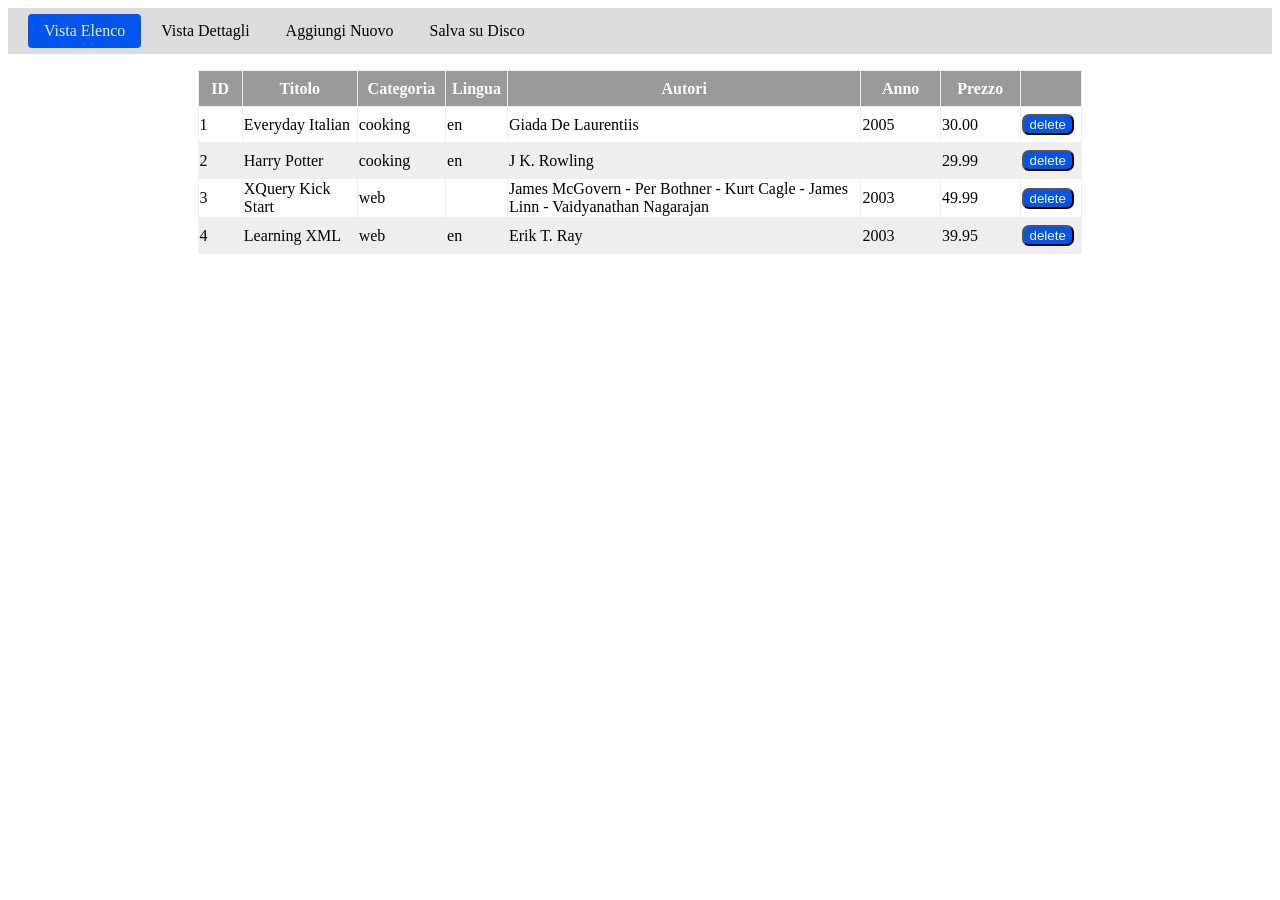
<file: XML/Ese11 Bookstore XML/index.html>
<!DOCTYPE HTML>
<html>

<head>
    <title>XML</title>	
    <meta charset="utf-8" />
    <link rel="stylesheet" href="index.css">
	<script type="application/javascript" src="./data/bookstore.js"></script>
	<script defer type="application/javascript" src="./index.js"></script>
</head>

<body>
    <header>
		<div class="headerBtn"> Vista Elenco </div>
		<div class="headerBtn"> Vista Dettagli </div>
		<div class="headerBtn"> Aggiungi Nuovo </div>
		<div class="headerBtn"> Salva su Disco </div>
	</header>

    <main id="container">
        <h1>Book Store</h1>
		
		<div id="list-view"> 
		    <div class="nBooks"> </div>
			<table border="1">
				<thead>			
					<tr>
						<th>ID</th>
						<th>Titolo</th>
						<th>Categoria</th>
						<th>Lingua</th>
						<th>Autori</th>
						<th>Anno</th>
						<th>Prezzo</th>
						<th> </th>  <!-- pulsante delete -->
					</tr>			
				</thead>
				<tbody id="tabLibri">

				</tbody>
			</table>			
		</div>
		
		<div id="details-view">
			<div class="details"> </div>
			<div class="buttons">
				<button class="button">Primo</button>
				<button class="button">Indietro</button>
				<span> </span>
				<button class="button">Avanti</button>
				<button class="button">Ultimo</button>
				<button class="button">Elimina</button>
			</div>
		</div>


		<div id="add-view"> 
			<div class="details"> 
			    <label> Id : </label>
				<input type="number" id="txtId">
				
			    <label> Titolo : </label>
				<input type="text" id="txtTitolo">
				
			    <label> Categoria : </label>
				<input type="text" id="txtCategoria">
				
			    <label> Lingua : </label>
				<input type="text" id="txtLingua">
				
			    <label> Autori : </label>
				<input type="text" id="txtAutori">
				
			    <label> Anno : </label>
				<input type="number" id="txtAnno" min="1900" max="">
				
			    <label> Prezzo : </label>
				<input type="number" id="txtPrezzo">
			</div>
			
			<div class="buttons">
				<button class="button">Add</button>
			</div>
		</div>
		
    </main>

</body>
</html>
</file>
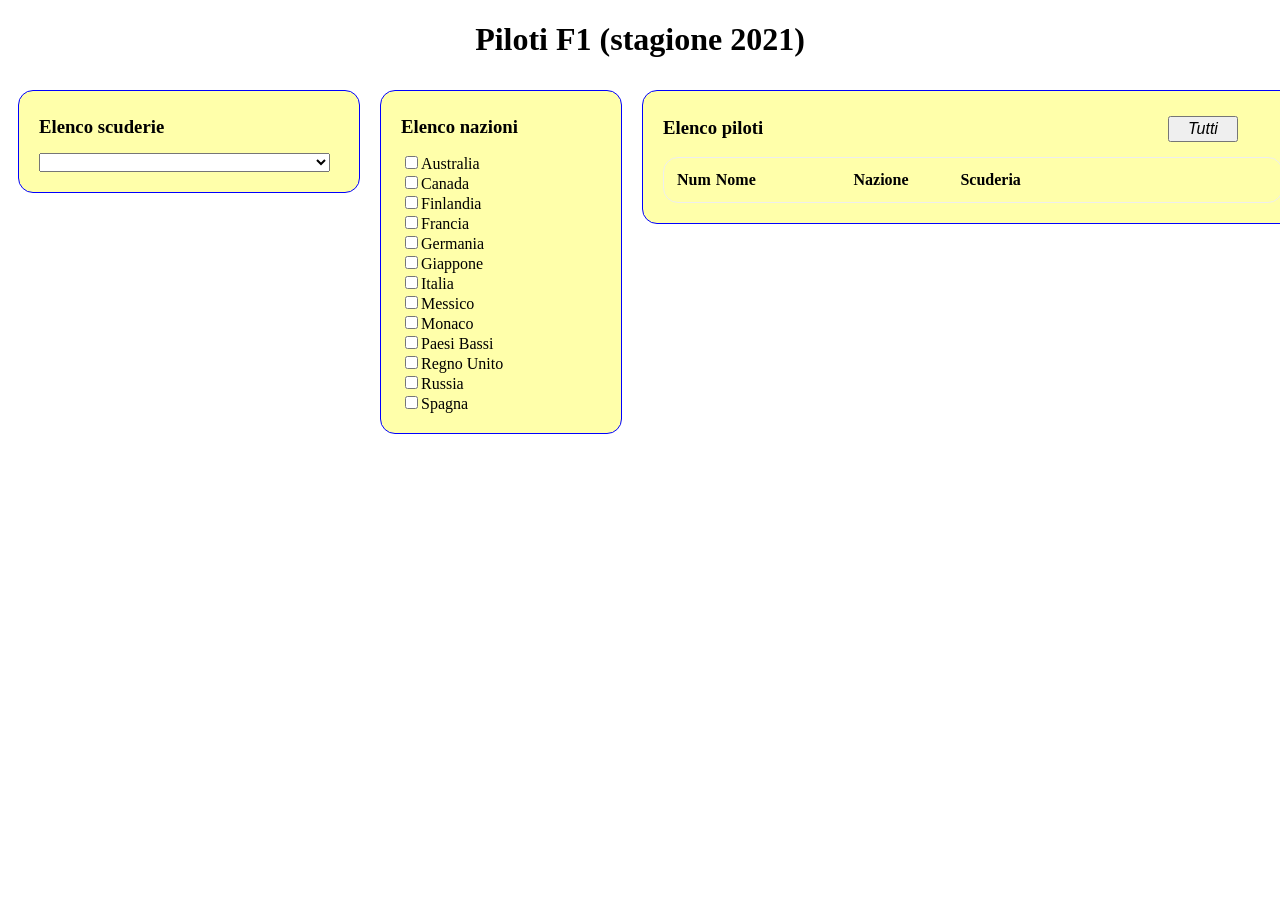
<file: JSON/ese 14 Verifica F1/Verifica F1/index.html>
<!DOCTYPE html>
<html lang="en">
<head>
    <meta charset="UTF-8">
    <title>F1 2021</title>
	<link type="text/css" rel="stylesheet" href="./index.css">
    <script type="application/javascript" src="./data/F1.js"></script>
    <script type="application/javascript" src="./index.js" defer></script>	
</head>

<body>
    <h1 style="text-align: center;">Piloti F1 (stagione 2021)</h1>
	
	<div id="wrapper">
		<div id="divScuderie"> 
			<h3>Elenco scuderie </h3>
			<select id="lstScuderie"> </select>
		</div>
		
		<div id="divNazioni">
			<h3>Elenco nazioni </h3>
		</div>
	
		<div id="divPiloti">
			<h3>Elenco piloti <button> Tutti </button> </h3>
			<table>
				<thead>
					<tr>
						<th width="30">Num</th>
						<th width="130">Nome</th>
						<th width="100">Nazione</th>
						<th width="300">Scuderia</th>
					</tr>
				</thead>	
				<tbody>

				</tbody>
			</table>
		</div>
		
		<div id="divDettagli">
		</div>
		
	</div>
		
</body>
</html>
</file>
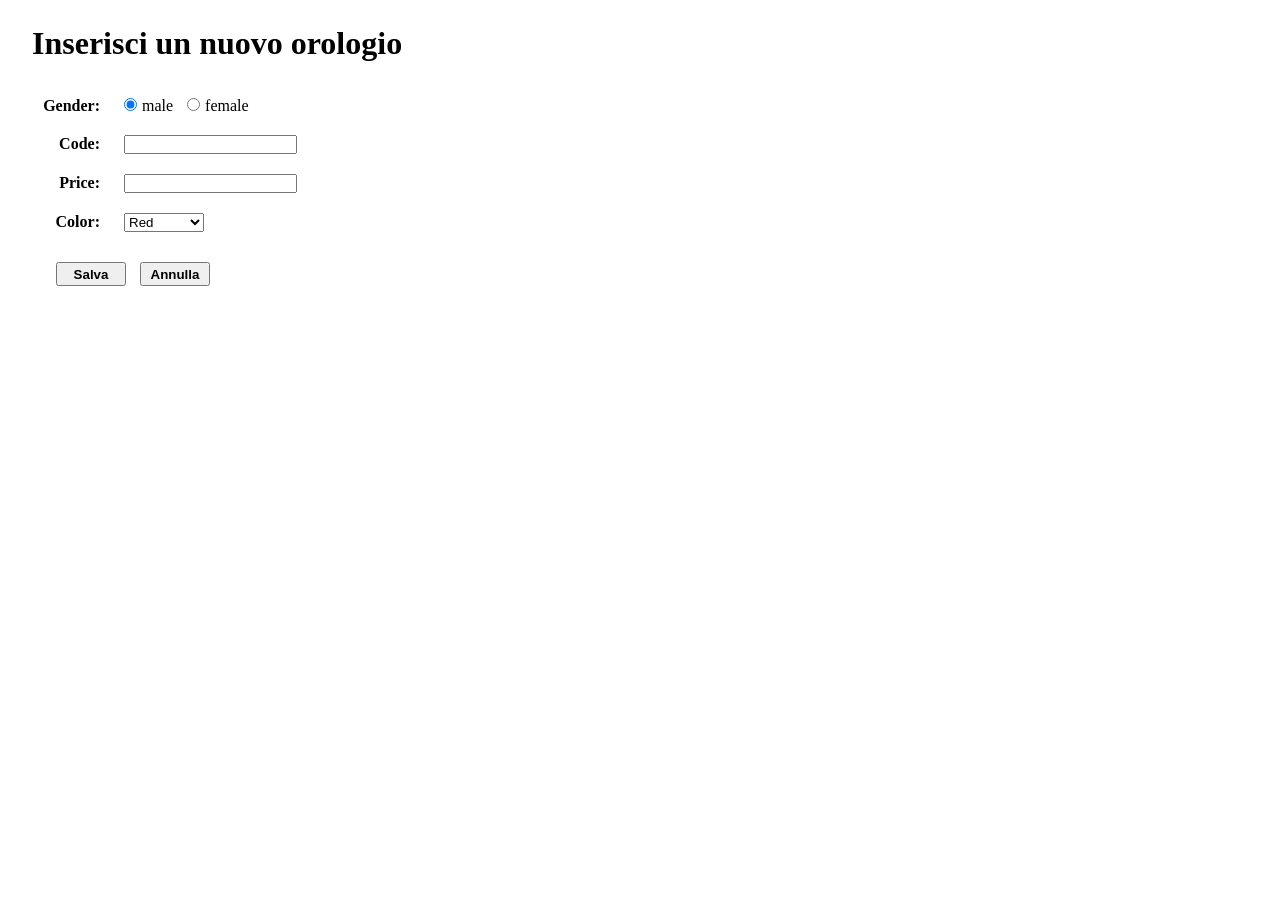
<file: JSON/ese 13 watches/inserisci.html>
<!DOCTYPE html>
<html lang="en">
<head>
    <meta charset="UTF-8">
    <title>Insert</title>
    <link rel="stylesheet" href="inserisci.css">
    <script type="application/javascript" src="./data/orologi.js"></script>
    <script defer type="application/javascript" src="./inserisci.js"></script>
</head>
<body>
    <h1>Inserisci un nuovo orologio</h1>
	
    <label><b>Gender:</b></label>               
		<input type="radio" name="optGender" value="Men's" checked> 
			<span>male</span>
		<input type="radio" name="optGender" value="Women's">      
			<span>female</span>
	<br>
	
    <label for="txtCode"><b>Code:</b></label>  
	<input type="text" id="txtCode">
	<br>
	
    <label for="txtPrice"><b>Price:</b></label> 
	<input type="text" id="txtPrice">
	<br>
	
    <label for="lstColor"><b>Color:</b></label> 
	<select id="lstColor">
		<option>Red</option>
		<option>Blue</option>
		<option>Black</option>
		<option>Burgundy</option>
	</select>
	<br>
	
    <button id="btnSalva"><b>Salva</b></button>
    <button id="btnAnnulla"><b>Annulla</b></button>
</body>
</html>
</file>
<file: es_HTML_CSS_JS/Ese 01 Oggetto Date/index.css>
h1{
	text-align:center;
}

input{
	margin-bottom:15px;
	margin-left:6px;
	margin-right:15px;
}

button{
	display:inline-block;
	width:60px;
	height:40px;			
	margin:2px;
	padding:10px;
	text-align:center;
	line-height:20px;
	background-color: #ddd;
	border-radius:5px;
}

#log{
	width:400px;
	height:500px;
	overflow:auto;
	border:1px solid #ccc;
	margin-top:20px;
	background-color:#eee;
}
</file>
<file: es_HTML_CSS_JS/Ese 02 Film/index.css>
.iconagrande {
    font-size: 150%;
}

#film-table i {
    padding: 0 2px;
}

i, a {
    cursor: pointer;
}

.bi-star, .bi-star-fill {
    cursor: default;
}
</file>
<file: es_HTML_CSS_JS/Ese 03 Music/index.css>
.bi-search, .bi-people-fill {
  font-size: 1.5rem;
  cursor: pointer;
}

h1{
	text-align:center;
	font-size: 3.5em;
	padding:15px;
}
</file>
<file: es_HTML_CSS_JS/Ese 04 Store/index.css>
.bi-search, .bi-people-fill, .bi-facebook, .bi-instagram, .bi-telephone {
  font-size: 1.5rem;
  cursor: pointer;
  margin: 0 5px;
}

main, .alert, .row > * {
  margin-top: .5rem;
  margin-bottom: .5rem;
}

.card {
  padding: .25rem !important;
}

h1{
	text-align:center;
	font-size: 3.5em;
	padding:15px;
}

footer h3 {
	display:inline;
}

footer.sfondo{
	background-color:#CCC;  
}
</file>
<file: es_HTML_CSS_JS/Ese 05 pseudoselettori CSS/index.css>
#wrapper{ 
	background-color:#eee;	 
	/* per 'sentire' gli elementi float */
	overflow:auto;
}	

#wrapper div, #wrapper p{
	width:70px;
	height:70px;
	border:1px solid black;
	margin:10px;
	cursor:pointer;
	background-color:white;	 
	float:left;
}
</file>
<file: es_HTML_CSS_JS/Ese 07 Form e Controlli/index.css>
p {
	padding:0; 
	margin:2px 
} 

h1{
	text-align:center;
}

body  fieldset{
	border-radius:10px;
}

body > fieldset{
	width:320px;
	margin: 0 auto;
	padding: 20px;
	border: 1px solid black;			
}
		
select:last-of-type{
	vertical-align:top;
}

div{
	width:300px;
	padding:6px;
	background-color:#FF4;	
	font-weight:bold;	
	font-style:italic;			
}
</file>
<file: es_HTML_CSS_JS/Ese 08 Verifica Biblioteca/index.css>
i, a {
    cursor: pointer;
}

.bi-star, .bi-star-fill {
    cursor: default;
}


th {
    background-color: #eaeaea !important;
}
</file>
<file: JSON/ese 12 randomuser/index.css>
#optWrapper{
	width:160px;
	margin: 20px auto;
	background-color:#ffa;
	font-size:18pt;
	padding:20px;
	padding-left:40px;
	font-style:italic;
	font-weight:bold;
	border-radius:15px;
	border:1px solid blue;
}

/* ******** table ******** */
table{
	width:700px;
	background-color:#ddd;
	margin: 20px auto;
	padding:10px;
	border-radius:15px;
	border:1px solid blue;
}

table tr{
	height:36px;
}

table td{
	text-align:center;
}



.icon{
	padding: 5px;
	background-size: contain;
	background-repeat: no-repeat;
	background-origin: content-box;
	cursor:pointer;
}

.lens{
	background-image: url("img/lente.jpg");
}

.trash{
	background-image: url("img/delete.png");

}

/* ********* details & navButtons ********* */
#detailsContainer{
	width:680px;
	background-color:#ddd;
	margin: 20px auto;
	padding:10px;
	border-radius:15px;
	border:1px solid blue;
}

#details{
	width:420px;
	margin: 20px auto;
	padding:10px;
	text-align:center;
	height:220px;
	background-color:#fff;
	border-radius:15px;
	border:1px solid blue;
}

#navButtons{
	width:420px;
	margin: 20px auto;
	padding: 10px;
	background-color:#ffa;
	border-radius:15px;
	border:1px solid blue;
	overflow:auto;
}

#navButtons input, #utilityButtons input{
	display : block;
	float:left;
	width:80px;
	margin:5px;
	padding:10px;
	text-align:center;
	font-weight: 600;
	border-radius:5px;
}

#navButtons p{
	float:left;
	width:25px;
	margin:5px;
	padding:10px;
	text-align:center;
	font-weight: 600;
}


/* ********* utility Buttons ********* */
#utilityButtons{
	width:170px;
	margin: 20px;
	padding: 10px;
	background-color:#ffa;
	border-radius:15px;
	border:1px solid blue;
	overflow:auto;
	position:absolute;
	top:10px;
	left:10px;
}

#utilityButtons input:nth-of-type(1){
	width:160px;
}

/* ********* add new ********* */
dialog {
  border: none;
  border-radius: 8px;
  padding: 24px;
  max-width: 500px;
  box-shadow: 0 4px 12px rgba(0, 0, 0, 0.2);
}

/* pseudo elemento */
dialog::backdrop {
  background-color: rgba(0, 0, 0, 0.5); /* Sfondo nero semi-trasparente */
  backdrop-filter: blur(4px);           /* sfoca la pagina dietro */
}

#addNewModal h2 {
  margin-top: 0;
  margin-bottom: 24px;
  color: #1a1a1a;
  font-size: 1.5rem;
  font-weight: 600;
  text-align:center;
}

.form-row {
  display: flex;
  gap: 16px;
  margin-bottom: 14px;
}

.form-group {
  display: flex;
  flex-direction: column;
  flex: 1;
  margin-bottom: 14px;
}

.form-group label {
  font-size: 0.85rem;
  font-weight: 500;
  color: #555555;
  margin-bottom: 6px;
}

.form-group input {
  padding: 10px 14px;
  border: 1px solid #d1d5db;
  border-radius: 6px;
  font-size: 0.95rem;
  color: #333333;
  transition: border-color 0.2s, box-shadow 0.2s;
  outline: none;
}

.form-group input:focus {
  border-color: #4f46e5;  
  box-shadow: 0 0 0 3px rgba(79, 70, 229, 0.15);
}

.modal-actions {
  display: flex;
  justify-content: flex-end;
  gap: 12px;
  margin-top: 24px;
}

.modal-actions button {
  padding: 10px 20px;
  border-radius: 6px;
  font-size: 0.95rem;
  font-weight: 500;
  cursor: pointer;
  transition: background-color 0.2s;
  border: none;
}

/* Pulsante Annulla */
.btn-secondary {
  background-color: #f3f4f6;
  color: #4b5563;
}
.btn-secondary:hover {
  background-color: #e5e7eb;
}

/* Pulsante Salva */
.btn-primary {
  background-color: #4f46e5;
  color: #ffffff;
}
.btn-primary:hover {
  background-color: #4338ca;
}
</file>
<file: JSON/ese 13 watches/index.css>
body{
	background-color:#f7f7f7;
}

.gender{
	text-align:center;
}

.gender select{
	width:100px;
	margin-left:10px;
}

table{
	width : 95%;
	border : 1px solid #aaa;
	margin : 20px auto;
	border-collapse: collapse;  
}

table tr{
	height:40px;
}

table thead tr td{
	background-color:#ddd;
	font-weight:bold;
	font-size:14pt;
}

table tbody tr:nth-of-type(even)  {
	background-color:#fff;
}

table tbody tr td img{
	height:40px;
}


table tr td{
	border:1px solid #aaa;
}


.inserisci{
	display:block;
	width:190px;
	height:30px;
	font-weight:bold;
	margin : 16px auto;
}
</file>
<file: XML/Ese11 Bookstore XML/index.css>
h1{
	text-align:center;
}

/* *********************************************** */
header{
	background-color:#DDD;
	padding:6px 20px;
}

.headerBtn {
	padding: 8px 16px;
	display:inline-block;
	border-radius:4px;
	user-select:none;
}

.headerBtn:hover{
	cursor:pointer;	
}

.active{
	background-color:#05E; 
	color:#EEE;
}


/* LIST VIEW ************************************ */
.nBooks{
	padding:0px 12px 16px 12px;
	font-size:16pt;
	width:70%;
	margin:0 auto;
}

table{
	width:70%;
	margin:0 auto;
    border-collapse: collapse;
}

table tr{
	height:36px;
}

table tr:nth-child(even) {
    background: #eee;
}


table td, table th{
	border-color:#EEE;
}

table th{
	background-color: #999;
	color:white;
}

table td:nth-of-type(1) {width:5%;}
table td:nth-of-type(2) {width:13%;}
table td:nth-of-type(3) {width:10%;}
table td:nth-of-type(4) {width:7%;}
table td:nth-of-type(5) {width:40%;}
table td:nth-of-type(6) {width:9%;}
table td:nth-of-type(7) {width:9%;}
table td:nth-of-type(8) {width:7%;}
	
@media screen and (max-device-width:1024px), screen and (max-width:1024px){
	table, .nBook{
		width:90%;
	}
}

@media screen and (max-device-width:900px), screen and (max-width:900px){
	table, .nBook{
		width:100%;
	}
}


/* DETAILS VIEW ************************************ */
.details {
    background-color: white;
    display: grid;
    width: 480px;
    grid-template-columns: 100px auto;
    grid-template-rows: 40px 40px 40px 40px 40px 40px;
    grid-column-gap: 15px;
    grid-row-gap: 5px;
    margin: 10px auto;
	padding:12px;
    border: 1px solid black;
    border-radius: 6px;
}

.details>* {
	margin:0;
	padding:0;
	padding-top:10px;
    height:40px;
}

.details>label {
    text-align: right;
    font-weight: bold;
}

.details>input {
	font-size:13pt;	
	padding:0;
	margin:0;
}
 
.buttons {
    margin: 10px auto;
    width: 460px;
    text-align:center;
}

.button {
    padding: 5px 10px;
    width: 100px;
    margin: 5px 0;
    border-radius: 6px;
	font-weight:bold;
}

.buttons span{
	padding-left:10px;
	padding-right:10px;
	font-weight:bold;
	font-size:14pt;	padding-left:10px;
}
</file>
<file: JSON/ese 14 Verifica F1/Verifica F1/index.css>
h3{
		margin:5px 0 15px 0;	
	}
	
	#wrapper{
		width:1400px;
		margin: 20px auto;
		overflow:auto;
	}
	
	#wrapper>div{
		float:left;
		background-color:#ffa;
		margin:10px;
		padding:20px;
		border-radius:15px;
		border:1px solid blue;
	}
	
	#divScuderie{
		width:300px;		
	}
	
	#divNazioni{
		width:200px;		
	}
	
	#divPiloti{
		width:640px;		
	}
		
	#divPiloti button{
		margin-left:400px;
		width:70px;		
		height:26px;
		font-size:12pt;
		font-size:bold;
		font-style:italic;
	}
		
		
	table{
		margin: 0 auto;
		padding:10px;
		width:620px;
		border-radius:15px;
		border:1px solid #eee;
		float:left;
	}
	table th{
		text-align: left;
	}
	
	table tr td span{
		text-decoration:underline;
		font-style:italic;
		color:#229;
		cursor:pointer;
	}
			
	#wrapper #divDettagli{
		float:none;
		clear:both;		
		width:600px;
		margin:0 auto;
		display:none;
		justify-content:space-evenly;
		align-items:flex-start; 
	}

	#wrapper #divDettagli > img {
		width:150px;
	}
	
	#wrapper #divDettagli > div > :first-of-type{
		margin-top:0;
		font-size:13pt;
	}
</file>
<file: JSON/ese 13 watches/inserisci.css>
*{
	padding:0;
	margin:0;
}

h1{
	margin:25px 32px;
}

label {
	display:inline-block;
	width:90px;
	margin:10px;
	text-align:right;
}

input, select{
	display:inline-block;
    margin: 10px;
}
input[type=radio]{
	margin-right:1px;
}


button{
	display:inline-block;
	width:70px;
	height:24px;
	margin:20px 5px;
}

button:nth-of-type(1){
	margin-left:56px;
}
</file>
